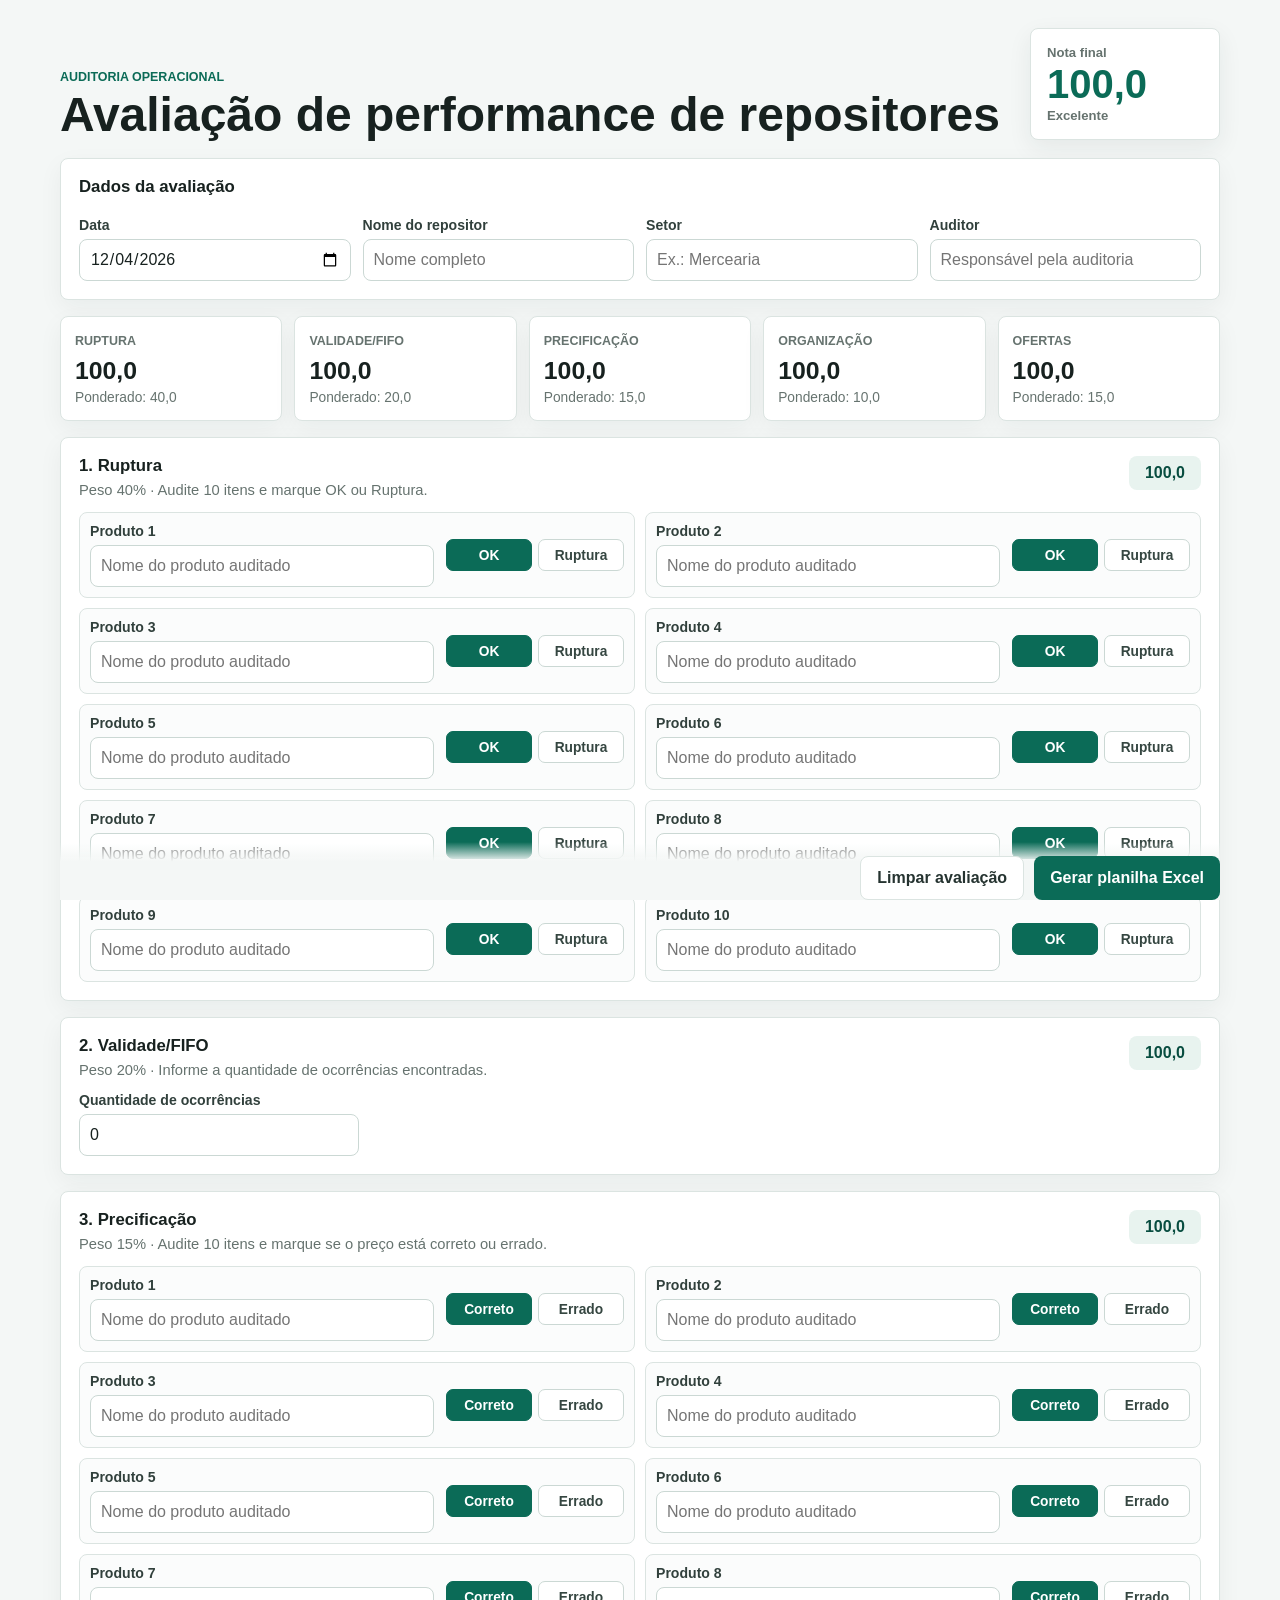
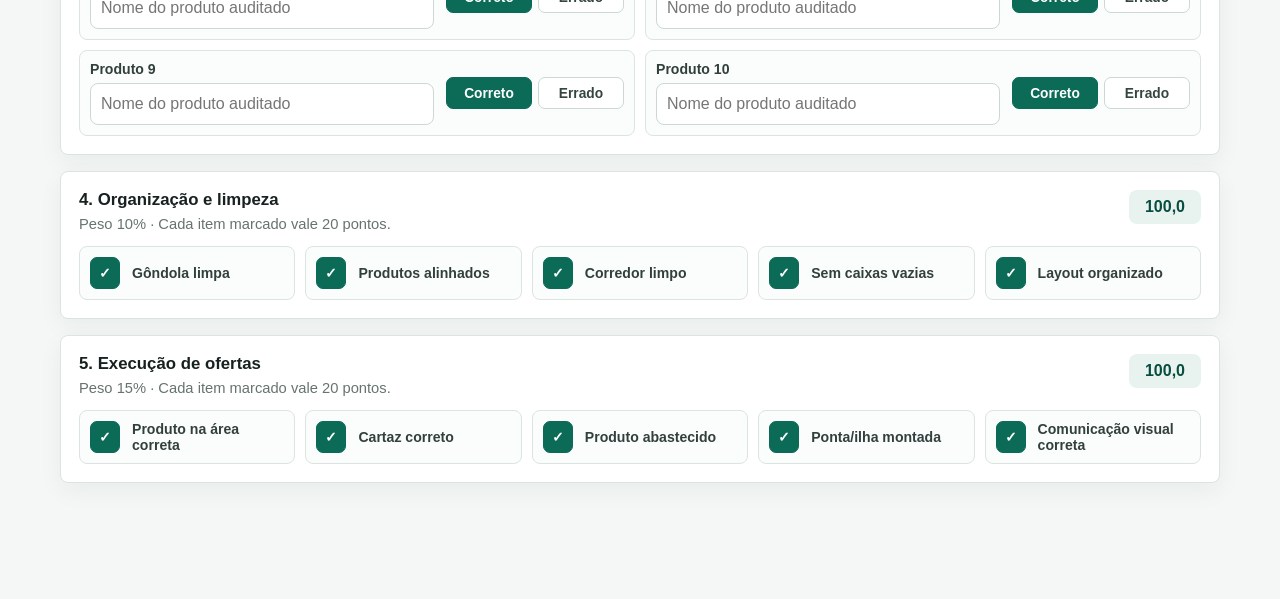
<file: index.html>
<!doctype html>
<html lang="pt-BR">
  <head>
    <meta charset="UTF-8" />
    <meta name="viewport" content="width=device-width, initial-scale=1.0" />
    <title>Avaliação de Performance de Repositores</title>
    <link rel="stylesheet" href="styles.css" />
  </head>
  <body>
    <main class="app-shell">
      <header class="page-header">
        <div>
          <p class="eyebrow">Auditoria operacional</p>
          <h1>Avaliação de performance de repositores</h1>
        </div>
        <div class="final-score" aria-live="polite">
          <span>Nota final</span>
          <strong id="finalScore">100,0</strong>
          <em id="finalClass">Excelente</em>
        </div>
      </header>

      <form id="evaluationForm">
        <section class="section-panel">
          <div class="section-title">
            <h2>Dados da avaliação</h2>
          </div>
          <div class="field-grid">
            <label>
              <span>Data</span>
              <input id="date" name="date" type="date" required />
            </label>
            <label>
              <span>Nome do repositor</span>
              <input id="stockerName" name="stockerName" type="text" placeholder="Nome completo" required />
            </label>
            <label>
              <span>Setor</span>
              <input id="sector" name="sector" type="text" placeholder="Ex.: Mercearia" required />
            </label>
            <label>
              <span>Auditor</span>
              <input id="auditor" name="auditor" type="text" placeholder="Responsável pela auditoria" required />
            </label>
          </div>
        </section>

        <section class="score-grid" id="scoreCards" aria-label="Resumo dos resultados"></section>

        <section class="section-panel">
          <div class="section-title">
            <div>
              <h2>1. Ruptura</h2>
              <p>Peso 40% · Audite 10 itens e marque OK ou Ruptura.</p>
            </div>
            <strong id="ruptureScore">100,0</strong>
          </div>
          <div class="audit-list" id="ruptureItems"></div>
        </section>

        <section class="section-panel">
          <div class="section-title">
            <div>
              <h2>2. Validade/FIFO</h2>
              <p>Peso 20% · Informe a quantidade de ocorrências encontradas.</p>
            </div>
            <strong id="fifoScore">100,0</strong>
          </div>
          <label class="occurrence-field">
            <span>Quantidade de ocorrências</span>
            <input id="fifoOccurrences" name="fifoOccurrences" type="number" min="0" step="1" value="0" />
          </label>
        </section>

        <section class="section-panel">
          <div class="section-title">
            <div>
              <h2>3. Precificação</h2>
              <p>Peso 15% · Audite 10 itens e marque se o preço está correto ou errado.</p>
            </div>
            <strong id="pricingScore">100,0</strong>
          </div>
          <div class="audit-list" id="pricingItems"></div>
        </section>

        <section class="section-panel">
          <div class="section-title">
            <div>
              <h2>4. Organização e limpeza</h2>
              <p>Peso 10% · Cada item marcado vale 20 pontos.</p>
            </div>
            <strong id="organizationScore">100,0</strong>
          </div>
          <div class="checklist" id="organizationItems"></div>
        </section>

        <section class="section-panel">
          <div class="section-title">
            <div>
              <h2>5. Execução de ofertas</h2>
              <p>Peso 15% · Cada item marcado vale 20 pontos.</p>
            </div>
            <strong id="offersScore">100,0</strong>
          </div>
          <div class="checklist" id="offersItems"></div>
        </section>

        <footer class="actions">
          <button class="secondary" type="reset">Limpar avaliação</button>
          <button class="primary" type="submit">Gerar planilha Excel</button>
        </footer>
      </form>
    </main>

    <script src="app.js"></script>
  </body>
</html>
</file>
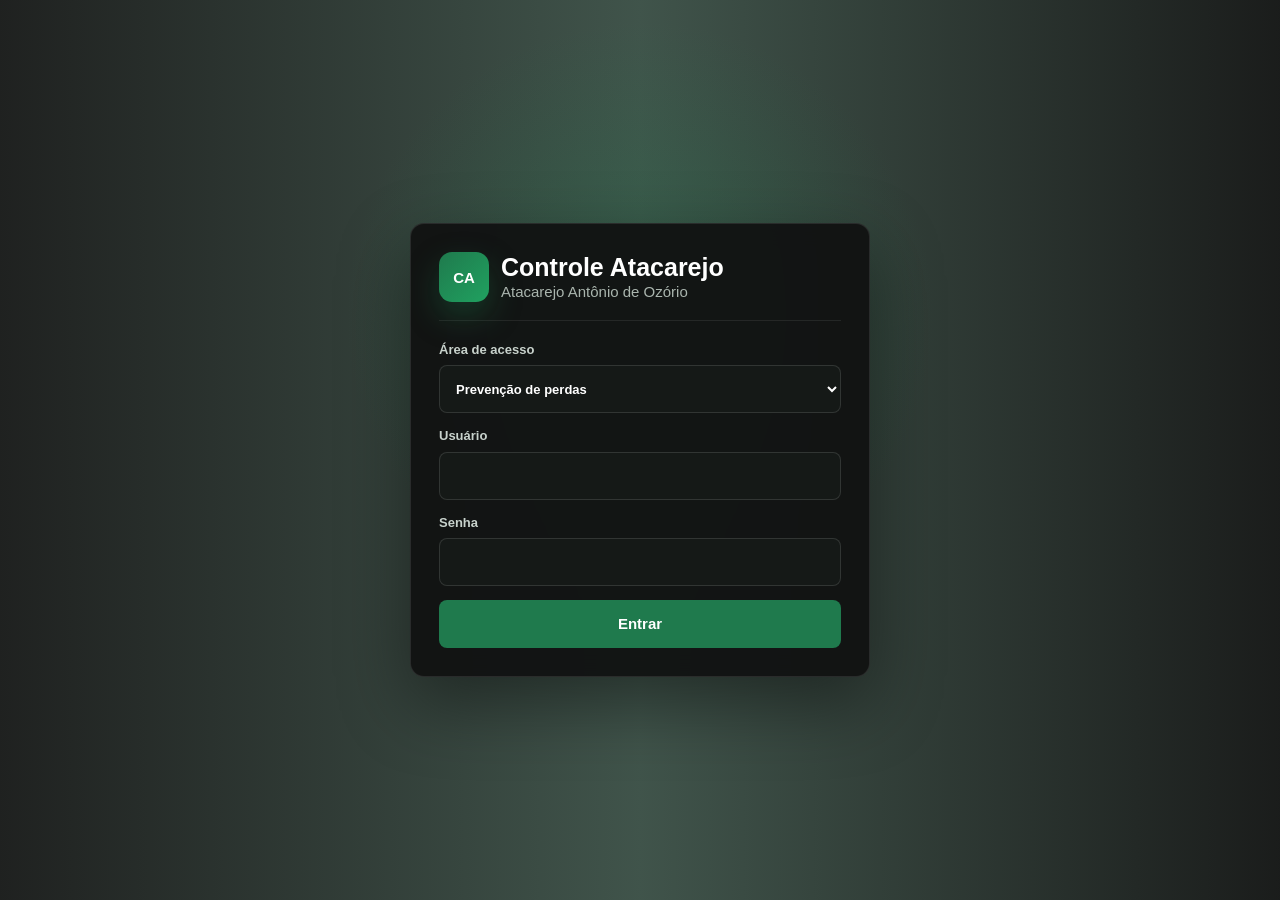
<file: public/index.html>
<!doctype html>
<html lang="pt-BR">
  <head>
    <meta charset="utf-8" />
    <meta name="viewport" content="width=device-width, initial-scale=1" />
    <title>Controle Atacarejo | Atacarejo Antonio de Ozorio</title>
    <link rel="stylesheet" href="/public/styles.css?v=20260619-conferencia-por-foco-1" />
  </head>
  <body>
    <main id="app"></main>
    <script src="/public/app.js?v=20260619-conferencia-por-foco-1"></script>
  </body>
</html>
</file>
<file: styles.css>
:root {
  color-scheme: light;
  --bg: #f4f7f6;
  --panel: #ffffff;
  --ink: #17211f;
  --muted: #66736f;
  --line: #dbe4e1;
  --primary: #0b6b57;
  --primary-dark: #084d40;
  --accent: #c77b18;
  --soft: #e8f3ef;
  --danger: #b42318;
  --radius: 8px;
  font-family: Inter, "Segoe UI", Roboto, Arial, sans-serif;
}

* {
  box-sizing: border-box;
}

body {
  margin: 0;
  background: var(--bg);
  color: var(--ink);
}

button,
input,
select {
  font: inherit;
}

.app-shell {
  width: min(1160px, calc(100% - 32px));
  margin: 0 auto;
  padding: 28px 0 42px;
}

.page-header {
  display: grid;
  grid-template-columns: 1fr auto;
  gap: 20px;
  align-items: end;
  margin-bottom: 18px;
}

.eyebrow {
  margin: 0 0 6px;
  color: var(--primary);
  font-size: 0.78rem;
  font-weight: 800;
  letter-spacing: 0;
  text-transform: uppercase;
}

h1,
h2,
p {
  margin-top: 0;
}

h1 {
  margin-bottom: 0;
  font-size: clamp(1.8rem, 4vw, 3rem);
  line-height: 1.05;
}

h2 {
  margin-bottom: 6px;
  font-size: 1.05rem;
}

.final-score {
  min-width: 190px;
  padding: 16px;
  border: 1px solid var(--line);
  border-radius: var(--radius);
  background: var(--panel);
  box-shadow: 0 8px 24px rgba(28, 48, 43, 0.07);
}

.final-score span,
.final-score em {
  display: block;
  color: var(--muted);
  font-size: 0.82rem;
  font-style: normal;
  font-weight: 700;
}

.final-score strong {
  display: block;
  margin: 4px 0;
  color: var(--primary);
  font-size: 2.5rem;
  line-height: 1;
}

form {
  display: grid;
  gap: 16px;
}

.section-panel,
.score-card {
  border: 1px solid var(--line);
  border-radius: var(--radius);
  background: var(--panel);
  box-shadow: 0 8px 24px rgba(28, 48, 43, 0.05);
}

.section-panel {
  padding: 18px;
}

.section-title {
  display: flex;
  gap: 16px;
  align-items: start;
  justify-content: space-between;
  margin-bottom: 14px;
}

.section-title p {
  margin-bottom: 0;
  color: var(--muted);
  font-size: 0.92rem;
}

.section-title > strong {
  min-width: 72px;
  padding: 8px 10px;
  border-radius: var(--radius);
  background: var(--soft);
  color: var(--primary-dark);
  text-align: center;
}

.field-grid {
  display: grid;
  grid-template-columns: repeat(4, minmax(0, 1fr));
  gap: 12px;
}

label {
  display: grid;
  gap: 6px;
}

label span,
.item-label {
  color: #31403c;
  font-size: 0.88rem;
  font-weight: 700;
}

input,
select {
  width: 100%;
  min-height: 42px;
  border: 1px solid #cbd8d4;
  border-radius: var(--radius);
  background: #fff;
  color: var(--ink);
  padding: 9px 10px;
}

input:focus,
select:focus {
  border-color: var(--primary);
  outline: 3px solid rgba(11, 107, 87, 0.16);
}

.score-grid {
  display: grid;
  grid-template-columns: repeat(5, minmax(0, 1fr));
  gap: 12px;
}

.score-card {
  padding: 14px;
}

.score-card span {
  color: var(--muted);
  font-size: 0.78rem;
  font-weight: 800;
  text-transform: uppercase;
}

.score-card strong {
  display: block;
  margin: 8px 0 3px;
  font-size: 1.55rem;
}

.score-card em {
  color: var(--muted);
  font-size: 0.86rem;
  font-style: normal;
}

.audit-list {
  display: grid;
  grid-template-columns: repeat(2, minmax(0, 1fr));
  gap: 10px;
}

.audit-row,
.check-row {
  display: flex;
  gap: 12px;
  align-items: center;
  justify-content: space-between;
  min-height: 48px;
  padding: 10px;
  border: 1px solid var(--line);
  border-radius: var(--radius);
  background: #fbfcfc;
}

.audit-product {
  flex: 1 1 220px;
}

.segmented {
  display: grid;
  grid-template-columns: repeat(2, minmax(86px, 1fr));
  gap: 6px;
}

.segmented label,
.check-row {
  cursor: pointer;
}

.segmented input,
.check-row input {
  position: absolute;
  opacity: 0;
  pointer-events: none;
}

.segmented span,
.check-row .box {
  display: inline-grid;
  place-items: center;
  min-height: 32px;
  border: 1px solid #cbd8d4;
  border-radius: 7px;
  background: #fff;
  color: #354641;
  font-size: 0.86rem;
  font-weight: 800;
  padding: 6px 10px;
}

.segmented input:checked + span {
  border-color: var(--primary);
  background: var(--primary);
  color: #fff;
}

.segmented input[value="bad"]:checked + span,
.segmented input[value="rupture"]:checked + span {
  border-color: var(--danger);
  background: var(--danger);
}

.checklist {
  display: grid;
  grid-template-columns: repeat(5, minmax(0, 1fr));
  gap: 10px;
}

.check-row {
  align-items: center;
  justify-content: start;
}

.check-row .box {
  width: 30px;
  min-width: 30px;
  padding: 0;
}

.check-row input:checked + .box {
  border-color: var(--primary);
  background: var(--primary);
  color: #fff;
}

.occurrence-field {
  max-width: 280px;
}

.actions {
  position: sticky;
  bottom: 0;
  display: flex;
  gap: 10px;
  justify-content: flex-end;
  padding: 14px 0 0;
  background: linear-gradient(180deg, rgba(244, 247, 246, 0), var(--bg) 34%);
}

button {
  min-height: 44px;
  border: 0;
  border-radius: var(--radius);
  cursor: pointer;
  font-weight: 800;
  padding: 10px 16px;
}

.primary {
  background: var(--primary);
  color: #fff;
}

.primary:hover {
  background: var(--primary-dark);
}

.secondary {
  border: 1px solid var(--line);
  background: #fff;
  color: #253330;
}

@media (max-width: 980px) {
  .field-grid,
  .score-grid,
  .checklist {
    grid-template-columns: repeat(2, minmax(0, 1fr));
  }
}

@media (max-width: 720px) {
  .app-shell {
    width: min(100% - 20px, 1160px);
    padding-top: 16px;
  }

  .page-header,
  .audit-list,
  .field-grid,
  .score-grid,
  .checklist {
    grid-template-columns: 1fr;
  }

  .final-score {
    width: 100%;
  }

  .section-title,
  .audit-row {
    align-items: stretch;
    flex-direction: column;
  }

  .segmented {
    grid-template-columns: repeat(2, minmax(0, 1fr));
  }

  .actions {
    display: grid;
    grid-template-columns: 1fr;
  }
}
</file>
<file: public/styles.css>
:root {
  --bg: #f5f7f4;
  --surface: #ffffff;
  --surface-2: #eef3ef;
  --text: #1f2924;
  --muted: #65736b;
  --line: #d8e0db;
  --primary: #1f7a4d;
  --primary-2: #155d3a;
  --accent: #d68b22;
  --danger: #b83232;
  --ok: #188455;
  --shadow: 0 14px 36px rgba(29, 44, 36, 0.12);
}

* {
  box-sizing: border-box;
}

body {
  margin: 0;
  background: var(--bg);
  color: var(--text);
  font-family: Inter, "Segoe UI", Arial, Helvetica, sans-serif;
  font-size: 15px;
  line-height: 1.4;
}

body,
#app {
  width: 100%;
  max-width: 100%;
  overflow-x: hidden;
}

button,
input,
select,
textarea {
  font: inherit;
  max-width: 100%;
}

button {
  border: 0;
  cursor: pointer;
}

.login-screen {
  min-height: 100vh;
  display: grid;
  place-items: center;
  padding: 22px;
  background:
    radial-gradient(circle at 50% 35%, rgba(31, 122, 77, 0.32), transparent 34%),
    linear-gradient(90deg, rgba(8, 10, 9, 0.9), rgba(13, 38, 27, 0.78), rgba(8, 10, 9, 0.92)),
    url("https://images.unsplash.com/photo-1556742502-ec7c0e9f34b1?auto=format&fit=crop&w=1600&q=80") center/cover;
}

.login-panel {
  width: min(460px, 100%);
  background: rgba(16, 18, 17, 0.94);
  border: 1px solid rgba(255, 255, 255, 0.1);
  border-radius: 14px;
  box-shadow: 0 26px 70px rgba(0, 0, 0, 0.42);
  padding: 28px;
  color: #f5f8f6;
  backdrop-filter: blur(10px);
}

.login-panel .brand {
  padding-bottom: 18px;
  margin-bottom: 20px;
  border-bottom: 1px solid rgba(255, 255, 255, 0.08);
}

.login-panel .brand-mark {
  width: 50px;
  height: 50px;
  border-radius: 13px;
  background: linear-gradient(135deg, #1f7a4d, #20a160);
  box-shadow: 0 14px 32px rgba(31, 122, 77, 0.34);
}

.login-panel h1 {
  color: #fff;
  font-size: 25px;
}

.login-panel .muted {
  color: #aab5ae;
}

.login-panel label {
  color: #c8d2cc;
}

.login-panel input,
.login-panel select {
  background: #151917;
  border-color: rgba(255, 255, 255, 0.12);
  color: #fff;
  min-height: 48px;
}

.login-panel input:focus,
.login-panel select:focus {
  outline: 2px solid rgba(32, 161, 96, 0.38);
  border-color: #20a160;
}

.login-panel .btn.primary {
  min-height: 48px;
  background: #1f7a4d;
  font-weight: 800;
}

.login-panel .btn.primary:hover {
  background: #24915b;
}

.login-panel .error {
  background: rgba(184, 50, 50, 0.14);
  border: 1px solid rgba(184, 50, 50, 0.28);
  border-radius: 8px;
  padding: 10px 12px;
}

.brand {
  display: flex;
  gap: 12px;
  align-items: center;
  margin-bottom: 22px;
  min-width: 0;
}

.brand > div:last-child {
  min-width: 0;
}

.brand h1,
.brand h3,
.brand .muted {
  overflow-wrap: anywhere;
}

.brand-mark {
  width: 46px;
  height: 46px;
  border-radius: 8px;
  display: grid;
  place-items: center;
  color: #fff;
  font-weight: 800;
  background: var(--primary);
}

h1,
h2,
h3 {
  margin: 0;
  letter-spacing: 0;
}

h1 {
  font-size: 24px;
  line-height: 1.12;
}

h2 {
  font-size: 21px;
}

h3 {
  font-size: 16px;
}

.muted {
  color: var(--muted);
}

.app-shell {
  min-height: 100vh;
  display: grid;
  grid-template-columns: 286px minmax(0, 1fr);
}

.sidebar {
  background: #101211;
  color: #fff;
  padding: 18px 16px;
  display: flex;
  flex-direction: column;
  gap: 14px;
  border-right: 1px solid rgba(255, 255, 255, 0.08);
}

.sidebar .muted {
  color: #9aa39d;
}

.sidebar-brand {
  display: flex;
  gap: 12px;
  align-items: center;
  min-width: 0;
  padding-bottom: 14px;
  border-bottom: 1px solid rgba(255, 255, 255, 0.08);
}

.sidebar-brand h3 {
  font-size: 17px;
  font-weight: 800;
  line-height: 1.1;
}

.sidebar-brand .brand-mark {
  width: 38px;
  height: 38px;
  flex: 0 0 38px;
  border-radius: 12px;
  background: linear-gradient(135deg, #1f7a4d, #20a160);
  box-shadow: 0 10px 24px rgba(31, 122, 77, 0.24);
}

.nav-title {
  margin-top: 8px;
  color: #8d9691;
  font-size: 12px;
  font-weight: 800;
  letter-spacing: 0.06em;
  text-transform: uppercase;
}

.nav {
  display: grid;
  gap: 5px;
}

.nav button {
  width: 100%;
  text-align: left;
  color: #f3f7f4;
  background: transparent;
  border-radius: 8px;
  padding: 10px 11px;
  display: grid;
  grid-template-columns: 24px minmax(0, 1fr);
  align-items: center;
  gap: 9px;
  font-size: 14px;
  font-weight: 700;
  transition: background 0.15s ease, color 0.15s ease, transform 0.15s ease;
}

.nav button.active,
.nav button:hover {
  background: var(--primary);
  color: #fff;
}

.nav button:hover {
  transform: translateX(1px);
}

.nav-icon {
  display: grid;
  place-items: center;
  width: 24px;
  height: 24px;
  color: currentColor;
  font-size: 16px;
  line-height: 1;
}

.nav-label {
  min-width: 0;
  overflow-wrap: anywhere;
}

.sidebar-user {
  margin-top: auto;
  padding-top: 14px;
  border-top: 1px solid rgba(255, 255, 255, 0.08);
  display: grid;
  grid-template-columns: 38px minmax(0, 1fr);
  gap: 10px;
  align-items: center;
}

.user-avatar {
  width: 38px;
  height: 38px;
  border-radius: 999px;
  display: grid;
  place-items: center;
  background: #202421;
  border: 1px solid rgba(255, 255, 255, 0.08);
  color: #fff;
  font-weight: 800;
}

.user-info {
  display: grid;
  min-width: 0;
}

.user-info strong {
  color: #fff;
  font-size: 14px;
  line-height: 1.2;
  overflow-wrap: anywhere;
}

.user-info span {
  color: #9aa39d;
  font-size: 12px;
  line-height: 1.3;
}

.logout-btn {
  margin-top: 2px;
}

.main {
  min-width: 0;
  padding: 22px;
}

.topbar {
  display: flex;
  justify-content: space-between;
  gap: 16px;
  align-items: flex-start;
  margin-bottom: 18px;
}

.toolbar {
  display: flex;
  flex-wrap: wrap;
  gap: 8px;
  align-items: center;
}

.panel {
  background: var(--surface);
  border: 1px solid var(--line);
  border-radius: 8px;
  padding: 18px;
  box-shadow: 0 6px 18px rgba(33, 47, 39, 0.05);
  min-width: 0;
}

.grid {
  display: grid;
  gap: 14px;
}

.grid.two {
  grid-template-columns: repeat(2, minmax(0, 1fr));
}

.grid.three {
  grid-template-columns: repeat(3, minmax(0, 1fr));
}

.grid.four {
  grid-template-columns: repeat(4, minmax(0, 1fr));
}

label {
  display: grid;
  gap: 6px;
  color: var(--muted);
  font-size: 13px;
  font-weight: 700;
}

.field-group {
  display: grid;
  gap: 8px;
  min-width: 0;
}

.field-label {
  color: var(--muted);
  font-size: 13px;
  font-weight: 700;
}

.check-grid {
  display: grid;
  grid-template-columns: repeat(2, minmax(0, 1fr));
  gap: 8px;
  max-height: 156px;
  overflow: auto;
  border: 1px solid var(--line);
  border-radius: 8px;
  background: #fff;
  padding: 10px;
}

.check-option {
  display: grid;
  grid-template-columns: 18px minmax(0, 1fr);
  align-items: center;
  gap: 8px;
  min-height: 34px;
  padding: 6px 8px;
  border-radius: 7px;
  color: var(--text);
  font-size: 13px;
  font-weight: 600;
}

.check-option:hover {
  background: var(--surface-2);
}

.check-option input {
  width: 16px;
  min-height: 16px;
  height: 16px;
  padding: 0;
}

input,
select,
textarea {
  width: 100%;
  border: 1px solid var(--line);
  border-radius: 8px;
  background: #fff;
  color: var(--text);
  padding: 11px 12px;
  min-height: 42px;
}

textarea {
  resize: vertical;
  min-height: 88px;
}

.btn {
  min-height: 40px;
  border-radius: 8px;
  padding: 10px 13px;
  background: var(--surface-2);
  color: var(--text);
  display: inline-flex;
  align-items: center;
  gap: 8px;
  justify-content: center;
}

.btn.primary {
  background: var(--primary);
  color: #fff;
}

.btn.primary:hover {
  background: var(--primary-2);
}

.btn.danger {
  background: #f6dddd;
  color: var(--danger);
}

.btn.icon {
  width: 40px;
  padding: 0;
  font-weight: 800;
}

.status {
  display: inline-flex;
  align-items: center;
  min-height: 28px;
  padding: 4px 9px;
  border-radius: 999px;
  font-size: 12px;
  font-weight: 700;
  background: var(--surface-2);
}

.status.ok {
  background: #dff4e9;
  color: var(--ok);
}

.status.warn {
  background: #fff2d8;
  color: #996313;
}

.status.danger {
  background: #f8dddd;
  color: var(--danger);
}

.metrics {
  display: grid;
  grid-template-columns: repeat(4, minmax(0, 1fr));
  gap: 12px;
}

.metrics.dashboard-summary {
  grid-template-columns: minmax(0, 1fr);
}

.metric {
  background: var(--surface);
  border: 1px solid var(--line);
  border-radius: 8px;
  padding: 16px;
}

.metric strong {
  display: block;
  font-size: 26px;
  margin-top: 8px;
}

.metric small {
  display: block;
  color: var(--muted);
  font-size: 13px;
  margin-top: 6px;
}

.table-wrap {
  overflow-x: auto;
  border: 1px solid var(--line);
  border-radius: 8px;
  max-width: 100%;
}

table {
  width: 100%;
  border-collapse: collapse;
  min-width: 760px;
  background: #fff;
}

th,
td {
  padding: 11px;
  text-align: left;
  border-bottom: 1px solid var(--line);
  vertical-align: top;
}

th {
  color: var(--muted);
  background: var(--surface-2);
  font-size: 12px;
  text-transform: uppercase;
}

.toast {
  position: fixed;
  right: 18px;
  bottom: 18px;
  max-width: min(380px, calc(100vw - 36px));
  background: #173927;
  color: #fff;
  padding: 13px 15px;
  border-radius: 8px;
  box-shadow: var(--shadow);
  z-index: 20;
}

.error {
  color: var(--danger);
  font-weight: 700;
}

.mini-bars {
  display: grid;
  gap: 9px;
}

.bar-row {
  display: grid;
  grid-template-columns: 98px minmax(0, 1fr) 38px;
  gap: 8px;
  align-items: center;
}

.bar {
  height: 10px;
  border-radius: 999px;
  background: var(--surface-2);
  overflow: hidden;
}

.bar span {
  display: block;
  height: 100%;
  background: var(--accent);
}

.percent-cell {
  min-width: 150px;
  display: grid;
  grid-template-columns: minmax(90px, 1fr) 46px;
  gap: 8px;
  align-items: center;
}

.percent-cell strong {
  text-align: right;
}

.hidden {
  display: none !important;
}

[hidden] {
  display: none !important;
}

@media (max-width: 900px) {
  .app-shell {
    grid-template-columns: 1fr;
  }

  .sidebar {
    position: sticky;
    top: 0;
    z-index: 10;
    padding: 14px;
  }

  .sidebar-brand {
    padding-bottom: 10px;
  }

  .nav-title,
  .sidebar-user {
    display: none;
  }

  .nav {
    grid-template-columns: repeat(auto-fit, minmax(104px, 1fr));
    overflow: visible;
    padding-bottom: 0;
  }

  .nav button {
    text-align: left;
    white-space: nowrap;
    grid-template-columns: 20px minmax(0, 1fr);
    gap: 6px;
  }

  .grid.two,
  .grid.three,
  .grid.four,
  .metrics {
    grid-template-columns: 1fr;
  }

  .main {
    padding: 14px;
  }

  .topbar {
    display: grid;
    min-width: 0;
  }

  .topbar .muted {
    overflow-wrap: anywhere;
  }

  body {
    font-size: 14px;
  }

  .login-screen {
    padding: 14px;
  }

  .login-panel,
  .panel,
  .metric {
    padding: 14px;
  }

  .brand {
    align-items: flex-start;
    gap: 10px;
    margin-bottom: 14px;
  }

  .brand-mark {
    width: 40px;
    height: 40px;
    flex: 0 0 40px;
  }

  .brand h3,
  .brand h1 {
    font-size: 18px;
    line-height: 1.2;
  }

  .sidebar {
    gap: 12px;
  }

  .sidebar .brand,
  .sidebar-brand {
    display: grid;
    grid-template-columns: 40px minmax(0, 1fr);
  }

  .nav button {
    padding: 9px 10px;
    min-width: 0;
  }

  .btn {
    width: 100%;
  }

  .toolbar {
    width: 100%;
  }

  .toolbar .btn {
    flex: 1 1 130px;
  }

  .table-wrap {
    overflow-x: visible;
    border: 0;
    border-radius: 0;
  }

  table,
  thead,
  tbody,
  tr,
  th,
  td {
    display: block;
    width: 100%;
    min-width: 0;
  }

  thead {
    display: none;
  }

  tr {
    background: #fff;
    border: 1px solid var(--line);
    border-radius: 8px;
    margin-bottom: 10px;
    overflow: hidden;
  }

  td {
    display: grid;
    grid-template-columns: minmax(92px, 38%) minmax(0, 1fr);
    gap: 10px;
    padding: 10px 12px;
    border-bottom: 1px solid var(--line);
    word-break: break-word;
  }

  td:last-child {
    border-bottom: 0;
  }

  td::before {
    content: attr(data-label);
    color: var(--muted);
    font-size: 12px;
    font-weight: 700;
    text-transform: uppercase;
  }

  td:empty {
    display: none;
  }

  .percent-cell {
    min-width: 0;
    grid-template-columns: minmax(0, 1fr) 42px;
  }

  .bar-row {
    grid-template-columns: 82px minmax(0, 1fr) 32px;
    font-size: 13px;
  }
}

@media (max-width: 640px) {
  .main {
    padding: 10px;
  }

  .sidebar {
    padding: 10px;
  }

  .nav {
    grid-template-columns: repeat(2, minmax(0, 1fr));
    gap: 8px;
  }

  .nav button {
    font-size: 13px;
    padding: 9px 6px;
  }

  .metrics {
    gap: 8px;
  }

  h2 {
    font-size: 19px;
  }
}
</file>
